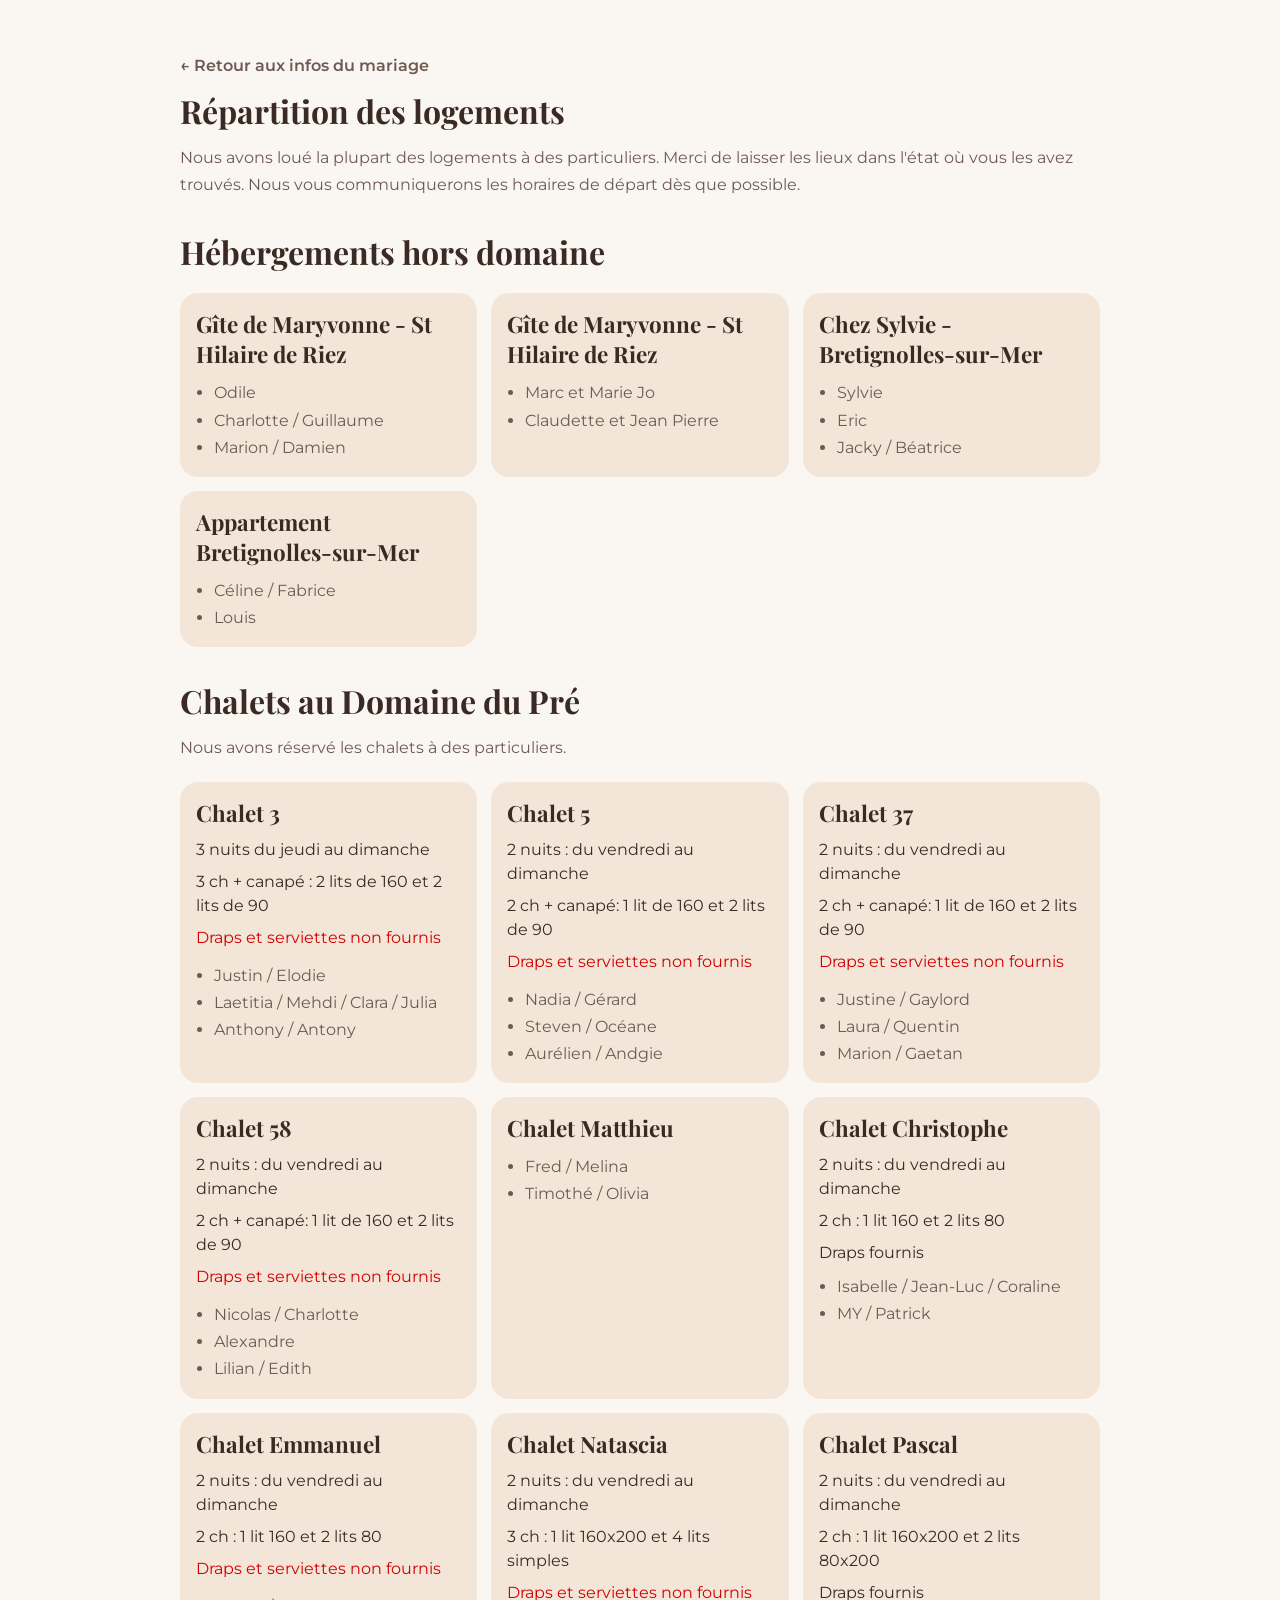
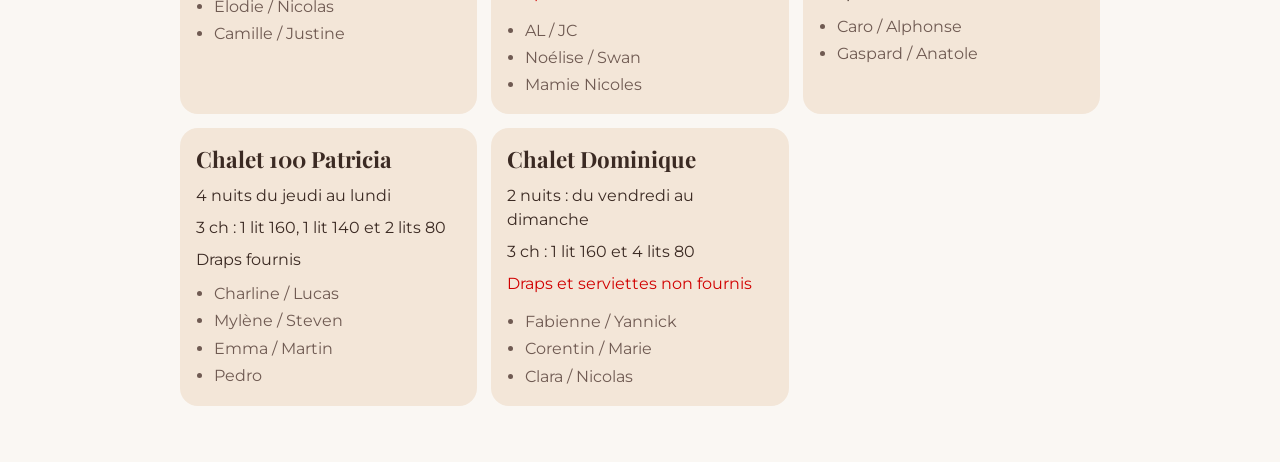
<file: docs/logement.html>
<!doctype html>
<html lang="fr">
  <head>
    <meta charset="utf-8" />
    <meta name="viewport" content="width=device-width, initial-scale=1" />
    <meta name="robots" content="noindex,nofollow,noarchive,nosnippet,noimageindex" />
    <meta name="googlebot" content="noindex,nofollow,noarchive,nosnippet,noimageindex" />
    <meta name="bingbot" content="noindex,nofollow,noarchive,nosnippet,noimageindex" />
    <title>Logements - Mariage Lucas &amp; Charline</title>
    <link rel="preconnect" href="https://fonts.googleapis.com" />
    <link rel="preconnect" href="https://fonts.gstatic.com" crossorigin />
    <link
      href="https://fonts.googleapis.com/css2?family=Playfair+Display:wght@400;600&family=Montserrat:wght@400;600&display=swap"
      rel="stylesheet"
    />
    <link rel="stylesheet" href="assets/styles.css" />
  </head>
  <body>
    <section class="section section-top">
      <div class="section-inner">
        <a class="text-link" href="index.html">&larr; Retour aux infos du mariage</a>
        <h1 class="section-title">Répartition des logements</h1>
        <p class="info-text">
          Nous avons loué la plupart des logements à des particuliers. Merci de laisser les lieux dans l'état où vous
          les avez trouvés. Nous vous communiquerons les horaires de départ dès que possible.
        </p>

        <h2 class="section-title spaced">Hébergements hors domaine</h2>
        <div class="lodging-grid">
          <article class="lodging-card">
            <h3 class="lodging-title">Gîte de Maryvonne - St Hilaire de Riez</h3>
            <ul class="lodging-list">
              <li>Odile</li>
              <li>Charlotte / Guillaume</li>
              <li>Marion / Damien</li>
            </ul>
          </article>

          <article class="lodging-card">
            <h3 class="lodging-title">Gîte de Maryvonne - St Hilaire de Riez</h3>
            <ul class="lodging-list">
              <li>Marc et Marie Jo</li>
              <li>Claudette et Jean Pierre</li>
            </ul>
          </article>

          <article class="lodging-card">
            <h3 class="lodging-title">Chez Sylvie - Bretignolles-sur-Mer</h3>
            <ul class="lodging-list">
              <li>Sylvie</li>
              <li>Eric</li>
              <li>Jacky / Béatrice</li>
            </ul>
          </article>

          <article class="lodging-card">
            <h3 class="lodging-title">Appartement Bretignolles-sur-Mer</h3>
            <ul class="lodging-list">
              <li>Céline / Fabrice</li>
              <li>Louis</li>
            </ul>
          </article>
        </div>

        <h2 class="section-title spaced">Chalets au Domaine du Pré</h2>
        <p class="info-text">Nous avons réservé les chalets à des particuliers.</p>

        <div class="lodging-grid">
          <article class="lodging-card">
            <h3 class="lodging-title">Chalet 3</h3>
            <p class="lodging-meta">3 nuits du jeudi au dimanche</p>
            <p class="lodging-meta">3 ch + canapé : 2 lits de 160 et 2 lits de 90</p>
            <p class="lodging-warning">Draps et serviettes non fournis</p>
            <ul class="lodging-list">
              <li>Justin / Elodie</li>
              <li>Laetitia / Mehdi / Clara / Julia</li>
              <li>Anthony / Antony</li>
            </ul>
          </article>

          <article class="lodging-card">
            <h3 class="lodging-title">Chalet 5</h3>
            <p class="lodging-meta">2 nuits : du vendredi au dimanche</p>
            <p class="lodging-meta">2 ch + canapé: 1 lit de 160 et 2 lits de 90</p>
            <p class="lodging-warning">Draps et serviettes non fournis</p>
            <ul class="lodging-list">
              <li>Nadia / Gérard</li>
              <li>Steven / Océane</li>
              <li>Aurélien / Andgie</li>
            </ul>
          </article>

          <article class="lodging-card">
            <h3 class="lodging-title">Chalet 37</h3>
            <p class="lodging-meta">2 nuits : du vendredi au dimanche</p>
            <p class="lodging-meta">2 ch + canapé: 1 lit de 160 et 2 lits de 90</p>
            <p class="lodging-warning">Draps et serviettes non fournis</p>
            <ul class="lodging-list">
              <li>Justine / Gaylord</li>
              <li>Laura / Quentin</li>
              <li>Marion / Gaetan</li>
            </ul>
          </article>

          <article class="lodging-card">
            <h3 class="lodging-title">Chalet 58</h3>
            <p class="lodging-meta">2 nuits : du vendredi au dimanche</p>
            <p class="lodging-meta">2 ch + canapé: 1 lit de 160 et 2 lits de 90</p>
            <p class="lodging-warning">Draps et serviettes non fournis</p>
            <ul class="lodging-list">
              <li>Nicolas / Charlotte</li>
              <li>Alexandre</li>
              <li>Lilian / Edith</li>
            </ul>
          </article>

          <article class="lodging-card">
            <h3 class="lodging-title">Chalet Matthieu</h3>
            <ul class="lodging-list">
              <li>Fred / Melina</li>
              <li>Timothé / Olivia</li>
            </ul>
          </article>

          <article class="lodging-card">
            <h3 class="lodging-title">Chalet Christophe</h3>
            <p class="lodging-meta">2 nuits : du vendredi au dimanche</p>
            <p class="lodging-meta">2 ch : 1 lit 160 et 2 lits 80</p>
            <p class="lodging-meta">Draps fournis</p>
            <ul class="lodging-list">
              <li>Isabelle / Jean-Luc / Coraline</li>
              <li>MY / Patrick</li>
            </ul>
          </article>

          <article class="lodging-card">
            <h3 class="lodging-title">Chalet Emmanuel</h3>
            <p class="lodging-meta">2 nuits : du vendredi au dimanche</p>
            <p class="lodging-meta">2 ch : 1 lit 160 et 2 lits 80</p>
            <p class="lodging-warning">Draps et serviettes non fournis</p>
            <ul class="lodging-list">
              <li>Elodie / Nicolas</li>
              <li>Camille / Justine</li>
            </ul>
          </article>

          <article class="lodging-card">
            <h3 class="lodging-title">Chalet Natascia</h3>
            <p class="lodging-meta">2 nuits : du vendredi au dimanche</p>
            <p class="lodging-meta">3 ch : 1 lit 160x200 et 4 lits simples</p>
            <p class="lodging-warning">Draps et serviettes non fournis</p>
            <ul class="lodging-list">
              <li>AL / JC</li>
              <li>Noélise / Swan</li>
              <li>Mamie Nicoles</li>
            </ul>
          </article>

          <article class="lodging-card">
            <h3 class="lodging-title">Chalet Pascal</h3>
            <p class="lodging-meta">2 nuits : du vendredi au dimanche</p>
            <p class="lodging-meta">2 ch : 1 lit 160x200 et 2 lits 80x200</p>
            <p class="lodging-meta">Draps fournis</p>
            <ul class="lodging-list">
              <li>Caro / Alphonse</li>
              <li>Gaspard / Anatole</li>
            </ul>
          </article>

          <article class="lodging-card">
            <h3 class="lodging-title">Chalet 100 Patricia</h3>
            <p class="lodging-meta">4 nuits du jeudi au lundi</p>
            <p class="lodging-meta">3 ch : 1 lit 160, 1 lit 140 et 2 lits 80</p>
            <p class="lodging-meta">Draps fournis</p>
            <ul class="lodging-list">
              <li>Charline / Lucas</li>
              <li>Mylène / Steven</li>
              <li>Emma / Martin</li>
              <li>Pedro</li>
            </ul>
          </article>

          <article class="lodging-card">
            <h3 class="lodging-title">Chalet Dominique</h3>
            <p class="lodging-meta">2 nuits : du vendredi au dimanche</p>
            <p class="lodging-meta">3 ch : 1 lit 160 et 4 lits 80</p>
            <p class="lodging-warning">Draps et serviettes non fournis</p>
            <ul class="lodging-list">
              <li>Fabienne / Yannick</li>
              <li>Corentin / Marie</li>
              <li>Clara / Nicolas</li>
            </ul>
          </article>
        </div>
      </div>
    </section>
  </body>
</html>
</file>
<file: docs/assets/styles.css>
:root{
  /* Palette principale */
  --terracotta:#C26A4A;
  --terracotta-dark:#A8573C;
  --beige:#F3E6D8;
  --off-white:#FAF7F3;
  --text:#3B2A23;
  --muted:#6F5A52;
}

*{box-sizing:border-box}
html,body{height:100%}
body{
  margin:0;
  font-family:"Montserrat", ui-sans-serif, system-ui, -apple-system, Segoe UI, Roboto, Helvetica, Arial;
  color:var(--text);
  background:var(--off-white);
}

a{color:inherit}

/* === HERO === */
.hero{
  min-height:100vh;
  position:relative;
  display:flex;
  align-items:flex-start;
  justify-content:center;
  text-align:center;
  padding:64px 20px;
  background-image:url("back.png");
  background-size:cover;
  background-position:center;
}

/* Overlay pour lisibilité */
.hero::before{
  content:"";
  position:absolute;
  inset:0;
  background:linear-gradient(180deg, rgba(250,247,243,.22), rgba(243,230,216,.18));
}

.hero-content{
  position:relative;
  z-index:1;
  max-width:720px;
  display:flex;
  flex-direction:column;
  gap:14px;
  margin-top:60px;
}

.subtitle{
  font-family:"Playfair Display", "Cormorant Garamond", ui-serif, Georgia, "Times New Roman", Times, serif;
  font-size:1.5rem;
  color:var(--text);
  margin:0;
}

.hero-title{
  font-family:"Playfair Display", "Cormorant Garamond", ui-serif, Georgia, "Times New Roman", Times, serif;
  font-size:3.2rem;
  letter-spacing:.06em;
  margin:0;
}

.date{
  font-family:"Playfair Display", "Cormorant Garamond", ui-serif, Georgia, "Times New Roman", Times, serif;
  letter-spacing:.06em;
  text-transform:none;
  font-size:1.25rem;
  color:var(--text);
  margin:0;
}

.hero-text{
  margin:10px 0 6px;
  color:var(--muted);
  line-height:1.7;
}

.btn-primary{
  align-self:center;
  background:var(--terracotta);
  color:#fff;
  padding:14px 28px;
  border-radius:30px;
  text-decoration:none;
  transition:background .3s ease;
  font-weight:600;
  margin-top:30px;
}
.btn-primary:hover{background:var(--terracotta-dark)}

/* === SECTIONS === */
.section{
  padding:56px 20px;
  background:var(--off-white);
}
.section-inner{
  max-width:920px;
  margin:0 auto;
}
.section-title{
  font-family:"Playfair Display", "Cormorant Garamond", ui-serif, Georgia, "Times New Roman", Times, serif;
  font-size:2rem;
  margin:0 0 12px;
}
.section-title.spaced{margin-top:32px}

.mono{
  font-family:ui-monospace, SFMono-Regular, Menlo, Monaco, Consolas, "Liberation Mono", "Courier New", monospace;
}

.story{
  text-align:center;
  color:var(--muted);
  line-height:1.8;
}

.timeline{
  list-style:none;
  padding:0;
  margin:20px 0 0;
  display:grid;
  gap:12px;
}
.timeline li{
  display:grid;
  grid-template-columns:80px 1fr;
  gap:12px;
  padding:12px 16px;
  background:var(--beige);
  border-radius:18px;
}
.timeline .time{
  font-family:ui-monospace, SFMono-Regular, Menlo, Monaco, Consolas, "Liberation Mono", "Courier New", monospace;
  color:var(--text);
}
.timeline .desc{
  color:var(--muted);
}

.return{
  margin-top:16px;
}
.return-box{
  display:grid;
  grid-template-columns: 80px 1fr;
  gap:12px;
  padding:14px 16px;
  background:var(--beige);
  border-radius:18px;
}
.return-date{
  color:var(--text);
}
.return-text{
  color:var(--muted);
}

.practical{
  display:grid;
  gap:12px;
  margin-top:16px;
}
.practical-row{
  display:flex;
  justify-content:space-between;
  align-items:center;
  gap:12px;
  padding:12px 16px;
  background:var(--beige);
  border-radius:18px;
}
.practical-row .btn{
  background:var(--terracotta);
  color:#fff;
  border:none;
  padding:10px 18px;
  border-radius:24px;
  font-weight:600;
  text-decoration:none;
  transition:background .3s ease, transform .2s ease;
}
.practical-row .btn:hover{
  background:var(--terracotta-dark);
  transform:translateY(-1px);
}
.practical-label{
  font-weight:600;
}
.practical-address{color:var(--muted)}

.contact{
  text-align:center;
  background:var(--beige);
  border-radius:18px;
  padding:16px;
  display:grid;
  gap:8px;
}
.contact-names{
  font-weight:600;
}
.contact-phone{
  text-decoration:none;
  color:var(--text);
}

.list{
  margin:8px 0 0;
  color:var(--muted);
  line-height:1.7;
}

.info-text{
  margin:0;
  color:var(--muted);
  line-height:1.7;
}

.btn-inline{
  display:inline-block;
  margin-top:16px;
}

.text-link{
  display:inline-block;
  margin-bottom:14px;
  color:var(--muted);
  text-decoration:none;
  font-weight:600;
}

.text-link:hover{
  color:var(--text);
}

.section-top{
  min-height:100vh;
}

.lodging-grid{
  margin-top:20px;
  display:grid;
  grid-template-columns:repeat(3, minmax(0, 1fr));
  gap:14px;
}

.lodging-card{
  background:var(--beige);
  border-radius:18px;
  padding:16px;
}

.lodging-title{
  margin:0 0 10px;
  font-family:"Playfair Display", "Cormorant Garamond", ui-serif, Georgia, "Times New Roman", Times, serif;
  font-size:1.4rem;
}

.lodging-list{
  margin:0;
  padding-left:18px;
  color:var(--muted);
  line-height:1.7;
}

.lodging-meta{
  margin:0 0 8px;
  color:var(--text);
  line-height:1.5;
}

.lodging-warning{
  margin:0 0 12px;
  color:#d10000;
  line-height:1.5;
}

.footer{
  text-align:center;
  font-size:.85rem;
  color:var(--muted);
  padding:24px 20px 40px;
  background:var(--off-white);
}

/* === Responsive === */
@media (max-width: 768px){
  .hero-title{font-size:2.2rem}
  .subtitle{font-size:1.2rem}
  .timeline li{grid-template-columns:70px 1fr}
  .practical-row{flex-direction:column; align-items:flex-start}
  .lodging-grid{grid-template-columns:1fr}
}
</file>
